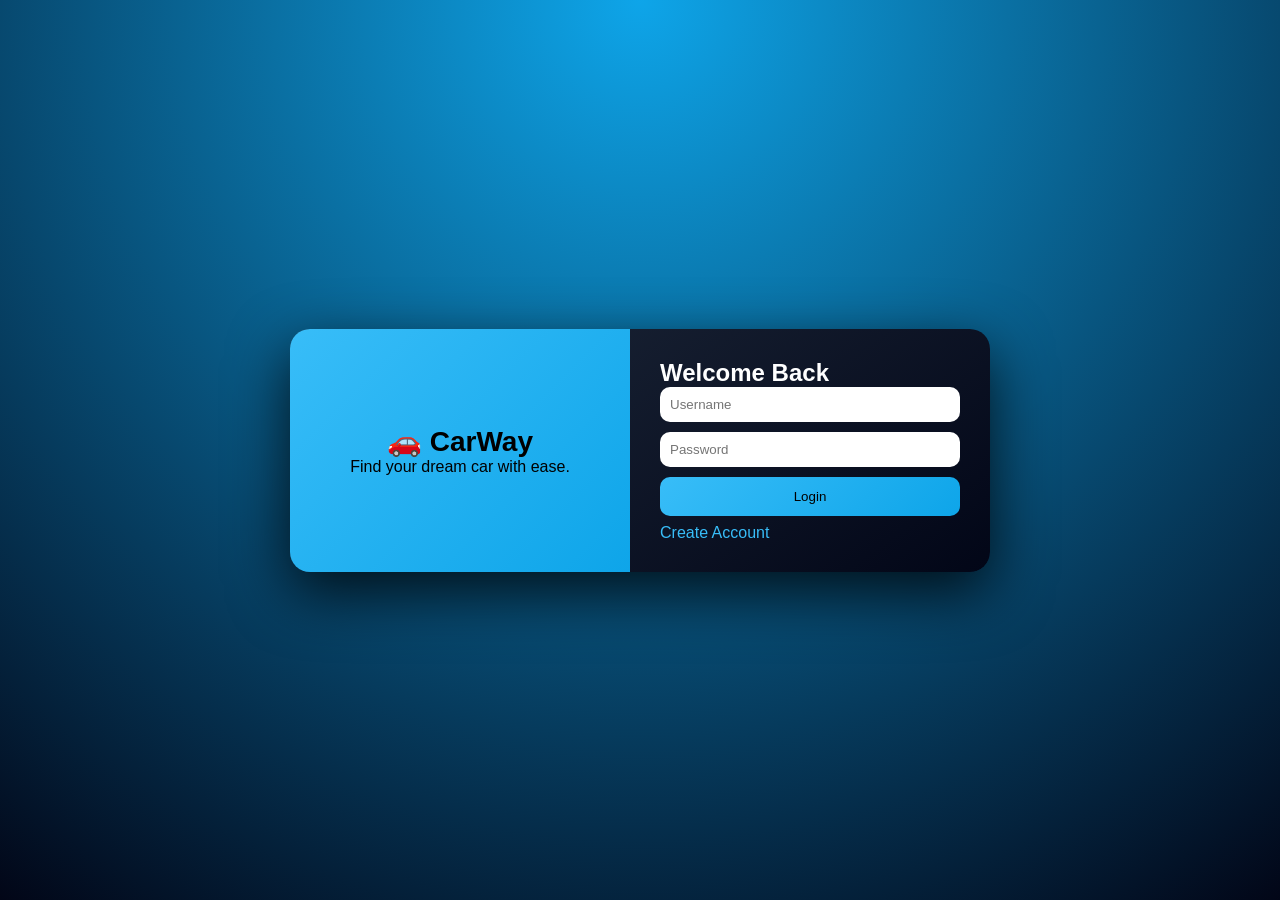
<file: CarDealershipWeb/index.html>
<!DOCTYPE html>
<html>
<head>
    <title>Login - CarWay</title>
    <link rel="stylesheet" href="style.css">
</head>
<body>

<div class="login-wrapper">

    <div class="login-card">

        <!-- LEFT (branding) -->
        <div class="login-left">
            <h1>🚗 CarWay</h1>
            <p>Find your dream car with ease.</p>
        </div>

        <!-- RIGHT (form) -->
        <div class="login-right">
            <h2>Welcome Back</h2>

            <!-- LOGIN -->
            <input id="username" placeholder="Username">
            <input type="password" id="password" placeholder="Password">
            <button onclick="login()">Login</button>

            <p style="margin-top:8px; cursor:pointer; color:#38bdf8;" onclick="toggleRegister()">Create Account</p>
            
            <!-- REGISTER (HIDDEN) -->
            <div id="registerSection" style="display:none; margin-top:15px;">

                <input id="regFullname" placeholder="Full Name">
                <input id="regEmail" placeholder="Email">

                <input id="regUsername" placeholder="Username">
                <input id="regPassword" type="password" placeholder="Password">

                <select id="regRole">
                    <option value="customer">Customer</option>
                    <option value="admin">Admin</option>
                </select>

                <button onclick="register()">Register</button>

            </div>

        </div>

    </div>

</div>

<script src="app.js"></script>
</body>
</html>
</file>
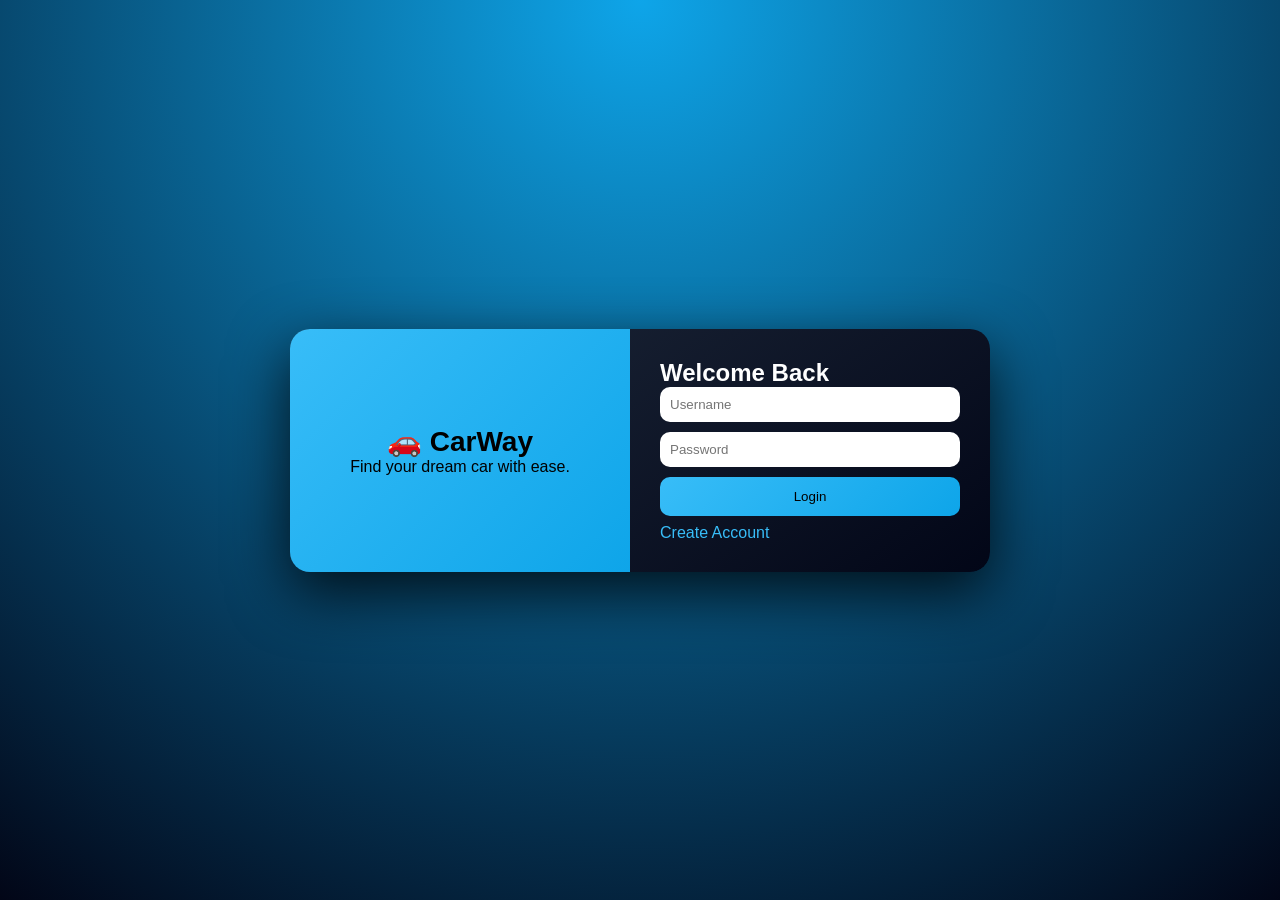
<file: CarDealershipWeb/admin-cars.html>
<!DOCTYPE html>
<html>
<head>
    <title>Cars</title>
    <link rel="stylesheet" href="style.css">
</head>
<body>

<div class="layout">

<aside class="sidebar">
    <div class="logo">🚗 CarWay</div>
    <nav>
       <a href="admin-dashboard.html">Dashboard</a>
       <a href="admin-cars.html">Cars</a>
       <a href="admin-inventory.html">Inventory</a>
       <a href="admin-sales.html">Sales</a>
       <a href="admin-sales-history.html">Sales History</a>
       <a href="index.html" onclick="logout()">Logout</a>
    </nav>
</aside>

<main class="main">

    <div class="topbar">
        <input placeholder="Search cars...">
    </div>

    <div class="card">
        <h2>Cars Inventory</h2>
        <button onclick="loadCars()">Load Cars</button>

        <table>
            <thead>
                <tr>
                    <th>ID</th><th>Brand</th><th>Model</th>
                    <th>Year</th><th>Price</th><th>Status</th><th>Action</th>
                </tr>
            </thead>
            <tbody id="carsTable"></tbody>
        </table>
    </div>

    <div class="card">
        <h3>Add / Update Car</h3>

        <div class="form-grid">
            <input id="id" readonly placeholder="ID">
            <input id="brand" placeholder="Brand">
            <input id="model" placeholder="Model">
            <input id="year" placeholder="Year">
            <input id="price" placeholder="Price">
            <input id="status" placeholder="Status">
        </div>

        <button onclick="addCar()">Add</button>
        <button onclick="updateCar()">Update</button>
    </div>

</main>
</div>

<script src="app.js"></script>
</body>
</html>
</file>
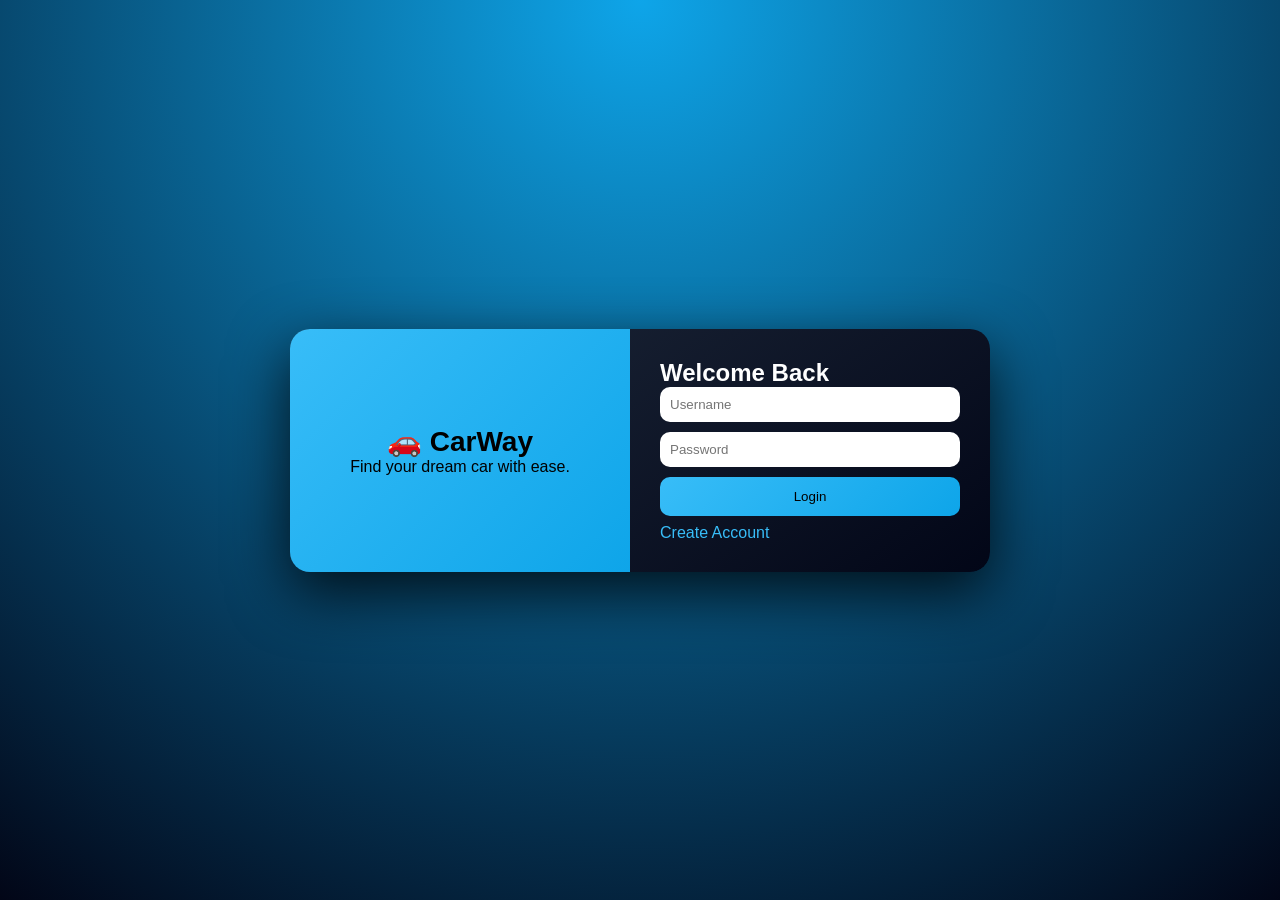
<file: CarDealershipWeb/admin-inventory.html>
<!DOCTYPE html>
<html>
<head>
    <title>Inventory</title>
    <link rel="stylesheet" href="style.css">
</head>
<body>

<div class="layout">

<aside class="sidebar">
    <div class="logo">🚗 CarWay</div>
    <!-- SAME NAV -->
    <nav>
        <a href="admin-dashboard.html">Dashboard</a>
        <a href="admin-cars.html">Cars</a>
        <a class="active" href="admin-inventory.html">Inventory</a>
        <a href="admin-sales.html">Sales</a>
        <a href="admin-sales-history.html">Sales History</a>
        <a href="index.html">Logout</a>
    </nav>
</aside>

<main class="main">

<div class="card">
    <h2>Inventory</h2>

    <table>
        <thead>
            <tr>
                <th>ID</th>
                <th>Brand</th>
                <th>Model</th>
                <th>Stock</th>
                <th>Action</th>
            </tr>
        </thead>
        <tbody id="inventoryTable"></tbody>
    </table>
</div>

</main>
</div>

<script src="app.js"></script>
<script>
    loadInventory();
</script>

</body>
</html>
</file>
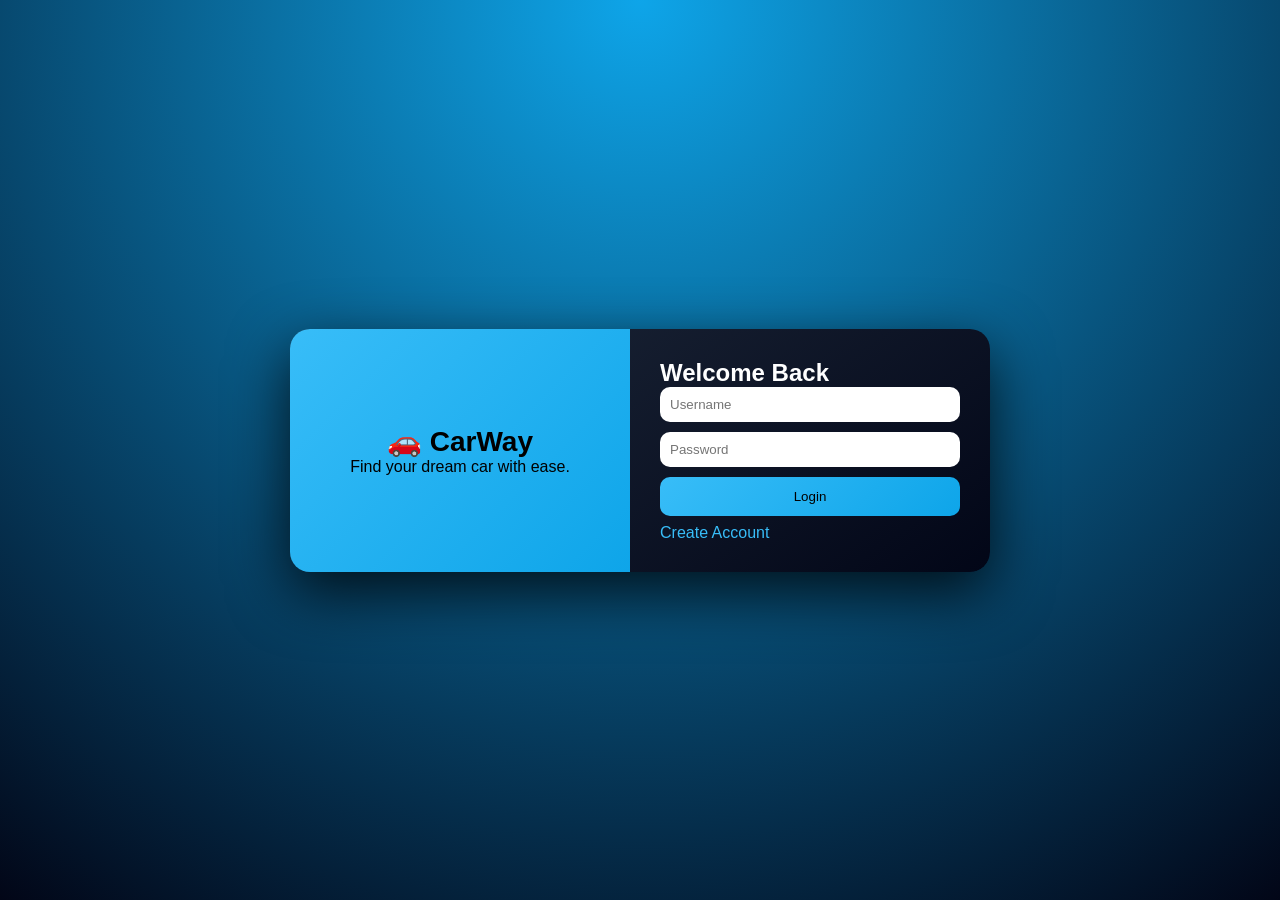
<file: CarDealershipWeb/admin-sales-history.html>
<!DOCTYPE html>
<html>
<head>
    <title>Sales History</title>
    <link rel="stylesheet" href="style.css">
</head>
<body>

<div class="layout">

<aside class="sidebar">
    <div class="logo">🚗 CarWay</div>

    <nav>
        <a href="admin-dashboard.html">Dashboard</a>
        <a href="admin-cars.html">Cars</a>
        <a href="admin-inventory.html">Inventory</a>
        <a href="admin-sales.html">Sales</a>
        <a class="active" href="admin-sales-history.html">Sales History</a>
        <a href="index.html">Logout</a>
    </nav>
</aside>

<main class="main">

<div class="card">
    <h2>Sales History</h2>

    <table>
        <thead>
            <tr>
                <th>ID</th>
                <th>Car ID</th>
                <th>Customer</th>
                <th>Date</th>
            </tr>
        </thead>
        <tbody id="salesTable"></tbody>
    </table>
</div>

</main>
</div>

<script src="app.js"></script>
<script>
    loadSales();
</script>

</body>
</html>
</file>
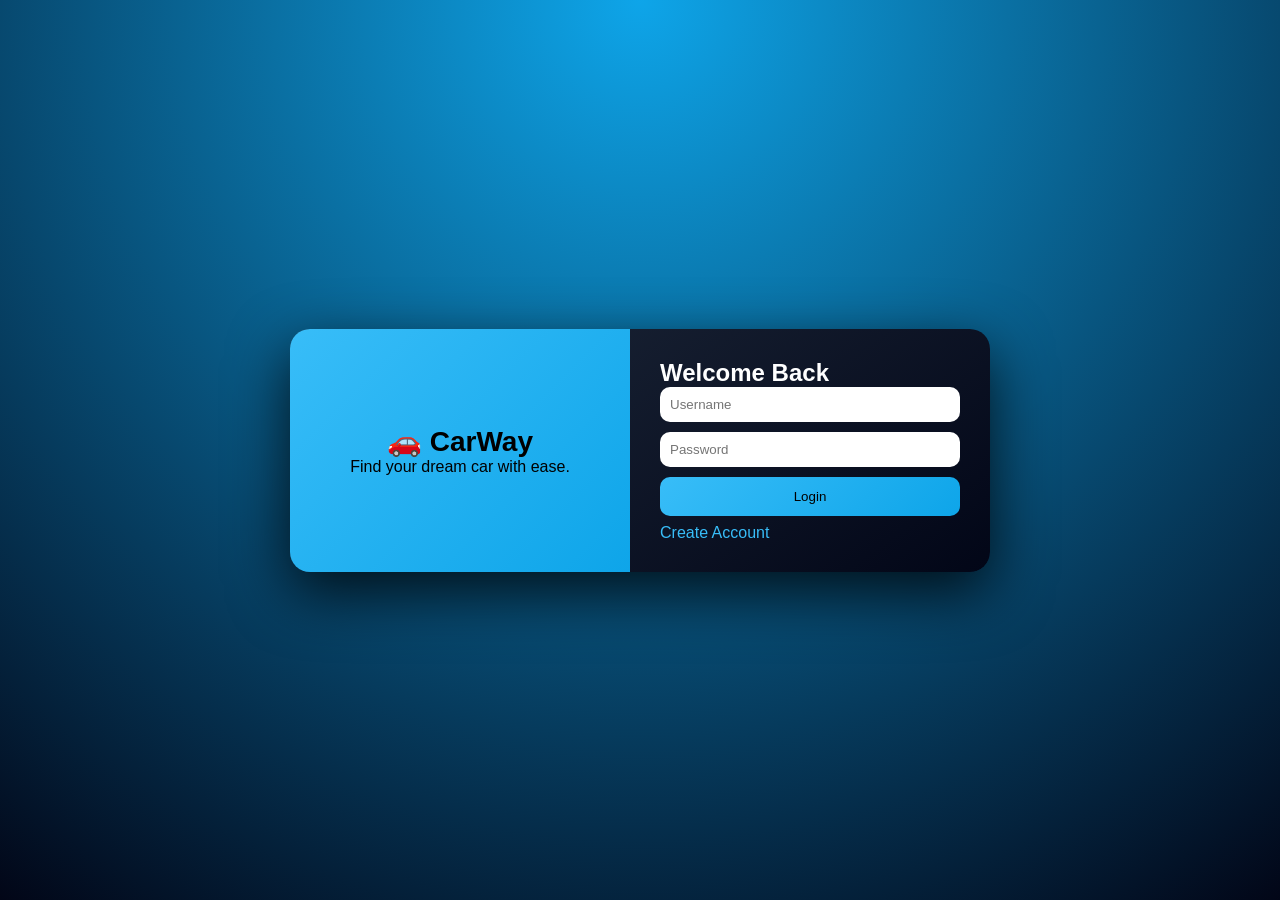
<file: CarDealershipWeb/admin-sales.html>
<!DOCTYPE html>
<html>
<head>
    <title>Sales</title>
    <link rel="stylesheet" href="style.css"> <!-- 🔥 IMPORTANT -->
</head>

<body>

<div class="layout">

    <aside class="sidebar">
        <div class="logo">🚗 CarWay</div>

        <nav>
            <a href="admin-dashboard.html">Dashboard</a>
            <a href="admin-cars.html">Cars</a>
            <a href="admin-inventory.html">Inventory</a>
            <a class="active" href="admin-sales.html">Sales</a>
            <a href="admin-sales-history.html">Sales History</a>
            <a href="index.html">Logout</a>
        </nav>
    </aside>

    <main class="main">

        <div class="topbar">
            <input placeholder="Search...">
        </div>

        <div class="card">
            <h2>Direct Sale (Walk-in)</h2>

            <div class="form-grid">
                <input id="carId" placeholder="Car ID">
                <input id="customer" placeholder="Customer Name">
            </div>

            <button class="btn" onclick="sellCar()">Sell</button>
        </div>

        <div class="card">
            <h2>Pending Orders</h2>

            <table>
                <thead>
                    <tr>
                        <th>ID</th>
                        <th>Car</th>
                        <th>Customer</th>
                        <th>Status</th>
                        <th>Action</th>
                    </tr>
                </thead>
                <tbody id="salesTable"></tbody>
            </table>
        </div>

    </main>

</div>

<script src="app.js"></script>
<script>
    
</script>

</body>
</html>
</file>
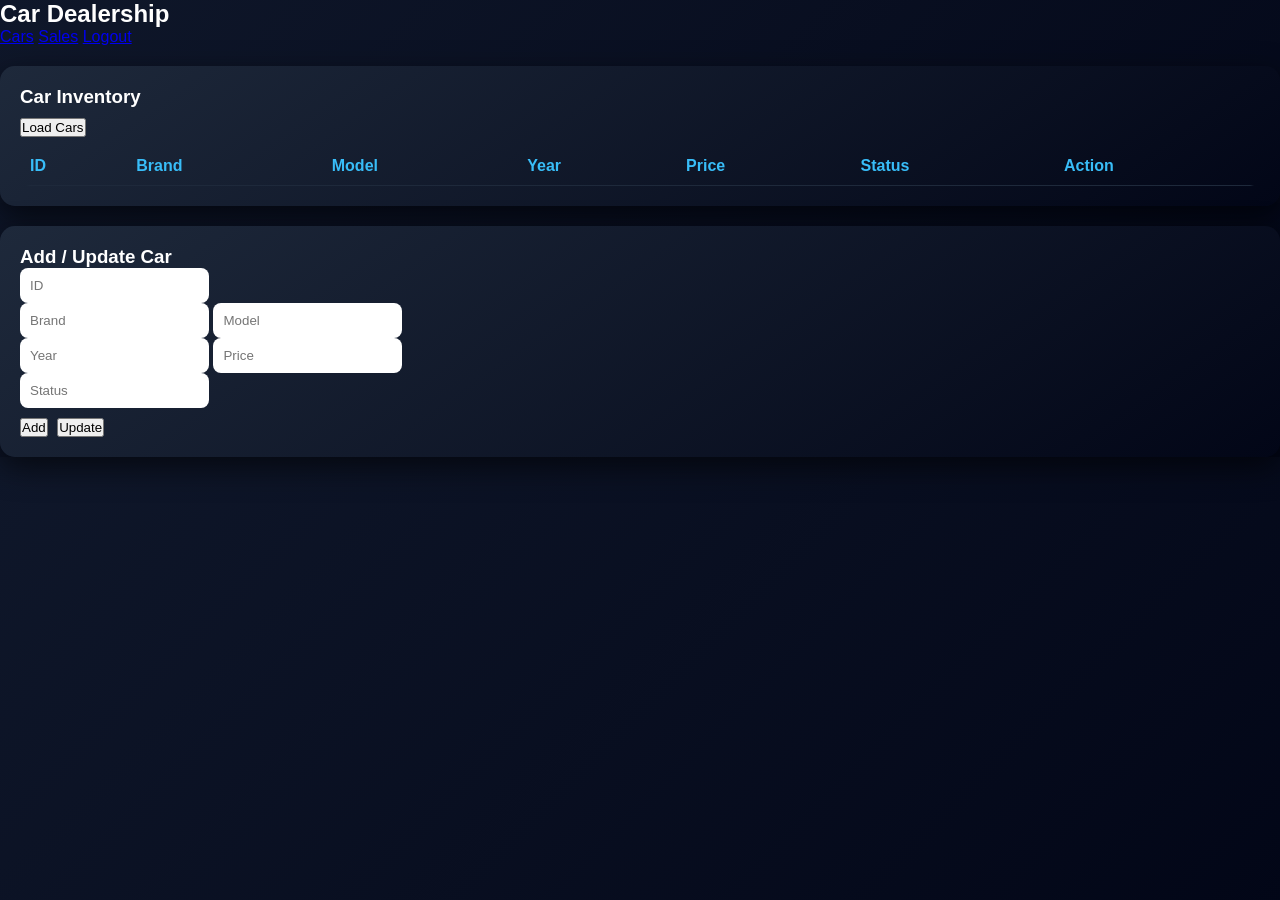
<file: CarDealershipWeb/cars.html>
<!DOCTYPE html>
<html>
<head>
    <title>Car Dealership</title>
    <link rel="stylesheet" href="style.css">
</head>
<body>

<div class="navbar">
    <h2> Car Dealership</h2>
    <div>
        <a href="cars.html">Cars</a>
        <a href="sales.html">Sales</a>
        <a href="index.html">Logout</a>
    </div>
</div>

<div class="container">

    <div class="card">
        <h3>Car Inventory</h3>
        <button onclick="loadCars()">Load Cars</button>

        <table>
            <thead>
                <tr>
                    <th>ID</th>
                    <th>Brand</th>
                    <th>Model</th>
                    <th>Year</th>
                    <th>Price</th>
                    <th>Status</th>
                    <th>Action</th>
                </tr>
            </thead>
            <tbody id="carsTable"></tbody>
        </table>
    </div>

    <div class="card">
        <h3>Add / Update Car</h3>

        <input id="id" placeholder="ID"><br>
        <input id="brand" placeholder="Brand">
        <input id="model" placeholder="Model"><br>
        <input id="year" placeholder="Year">
        <input id="price" placeholder="Price"><br>
        <input id="status" placeholder="Status"><br>

        <button onclick="addCar()">Add</button>
        <button onclick="updateCar()">Update</button>
    </div>

</div>

<script src="app.js"></script>
</body>
</html>
</file>
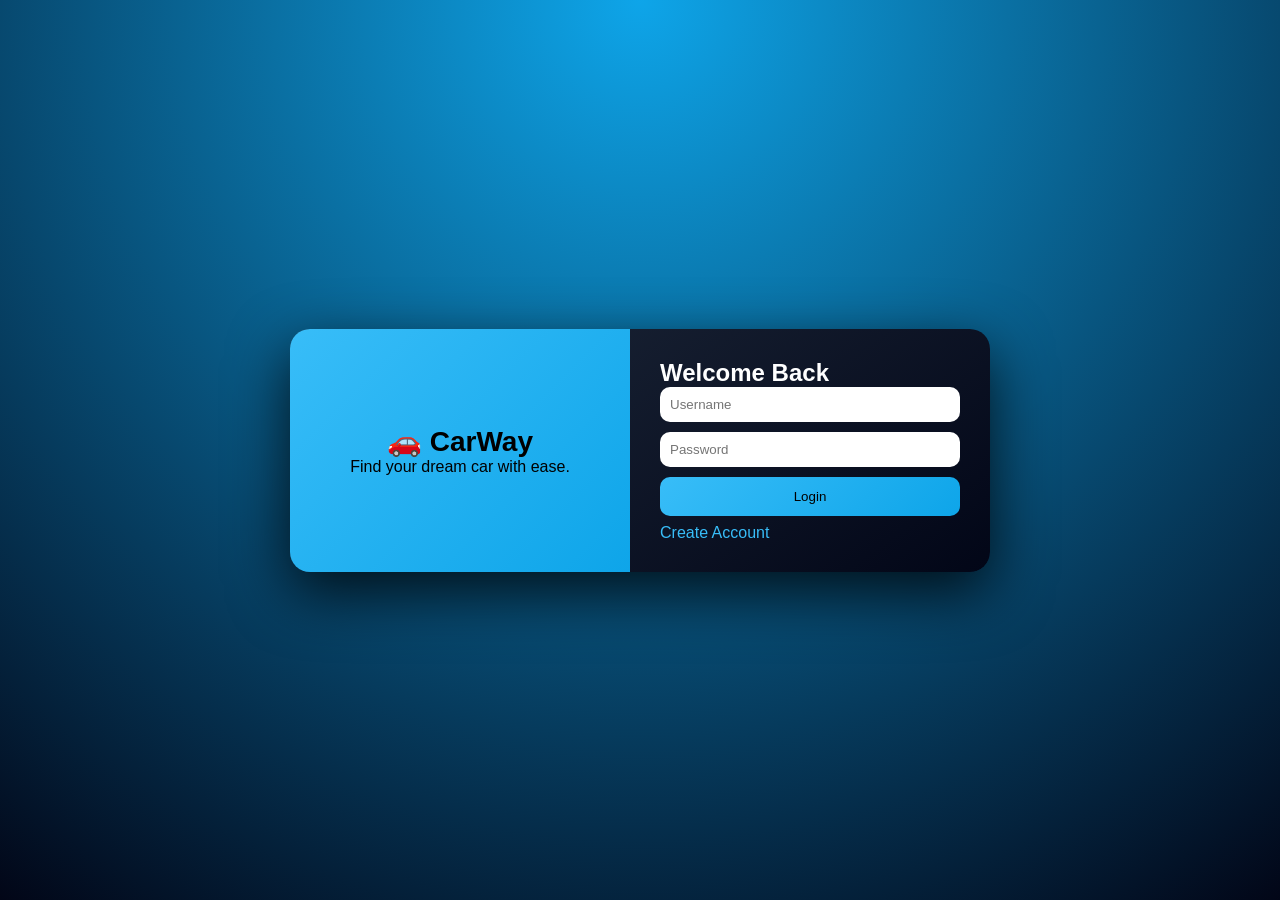
<file: CarDealershipWeb/customer-cars.html>
<!DOCTYPE html>
<html>
<head>
    <title>Browse Cars</title>
    <link rel="stylesheet" href="style.css">
</head>
<body>

<div class="layout">

<aside class="sidebar">
    <div class="logo">🚗 CarWay</div>
    <nav>
        <a href="customer-dashboard.html">Dashboard</a>
        <a class="active" href="customer-cars.html">Cars</a>
        <a href="index.html">Logout</a>
    </nav>
</aside>

<main class="main">

    <div class="card">
        <h2>Available Cars</h2>

        <!-- 🔥 OPTIONAL: pwede mo i-keep or alisin -->
        <button onclick="loadCustomerCars()">Load Cars</button>

        <table>
            <thead>
                <tr>
                    <th>Brand</th>
                    <th>Model</th>
                    <th>Year</th>
                    <th>Price</th>
                    <th>Status</th>
                    <th>Action</th>
                </tr>
            </thead>

            <!-- 🔥 IMPORTANT: ito ginagamit ng JS -->
            <tbody id="customerTable"></tbody>
        </table>
    </div>

</main>
</div>

<script src="app.js"></script>

<!-- 🔥 AUTO LOAD PARA DI MO NA PINIPINDOT -->
<script>
    loadCustomerCars();
</script>

</body>
</html>
</file>
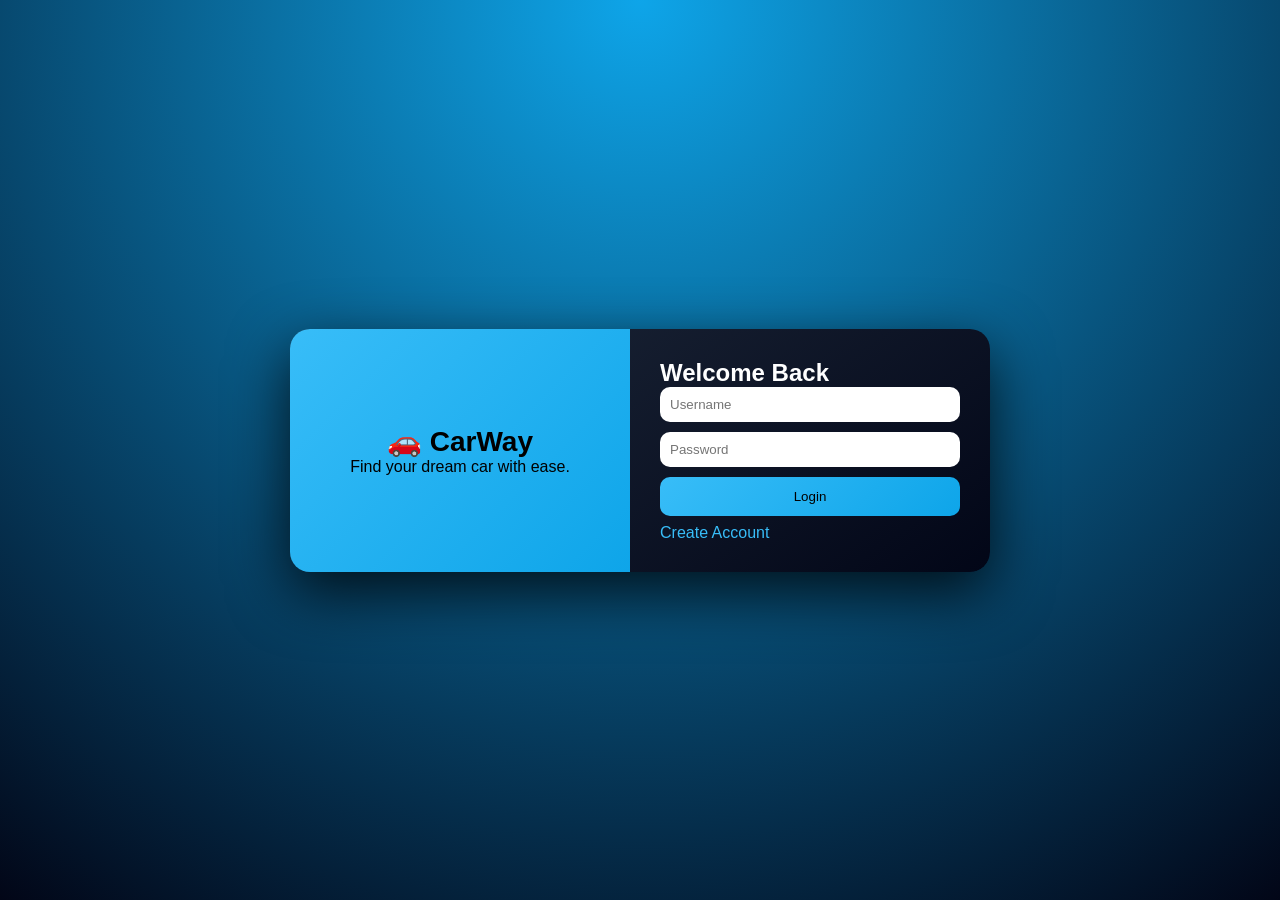
<file: CarDealershipWeb/customer-dashboard.html>
<!DOCTYPE html>
<html>
<head>
    <title>Customer Dashboard</title>
    <link rel="stylesheet" href="style.css">
</head>
<body>

<div class="layout">

    <!-- SIDEBAR -->
    <aside class="sidebar">
        <div class="logo">🚗 CarWay</div>
        <nav>
            <a class="active" href="customer-dashboard.html">Dashboard</a>
            <a href="customer-cars.html">Browse Cars</a>
            <a href="index.html">Logout</a>
        </nav>
    </aside>

    <!-- MAIN -->
    <main class="main">

        <!-- TOPBAR -->
        <div class="topbar">
            <input placeholder="Search cars...">
            <div class="user" id="userDisplay"></div>
        </div>

        <!-- STATS -->
        <div class="stats">
            <div class="card stat-card">
                🚗 Available Cars: <span id="availableCars">0</span>
            </div>
            <div class="card stat-card">
                💰 Sold Cars: <span id="soldCars">0</span>
            </div>
            <div class="card stat-card">
                📦 Total Cars: <span id="totalCars">0</span>
            </div>
        </div>

        <!-- WELCOME -->
        <div class="card">
            <h2>Welcome to CarWay</h2>
            <p>Browse cars and find your perfect ride.</p>
        </div>

    </main>
</div>

<script src="app.js"></script>
<script>
    loadDashboardStats(); // 🔥 stats

    // 🔥 show logged-in user
    const user = localStorage.getItem("username");
    if (user) {
        document.getElementById("userDisplay").innerText = "👤 " + user;
    }
</script>

</body>
</html>
</file>
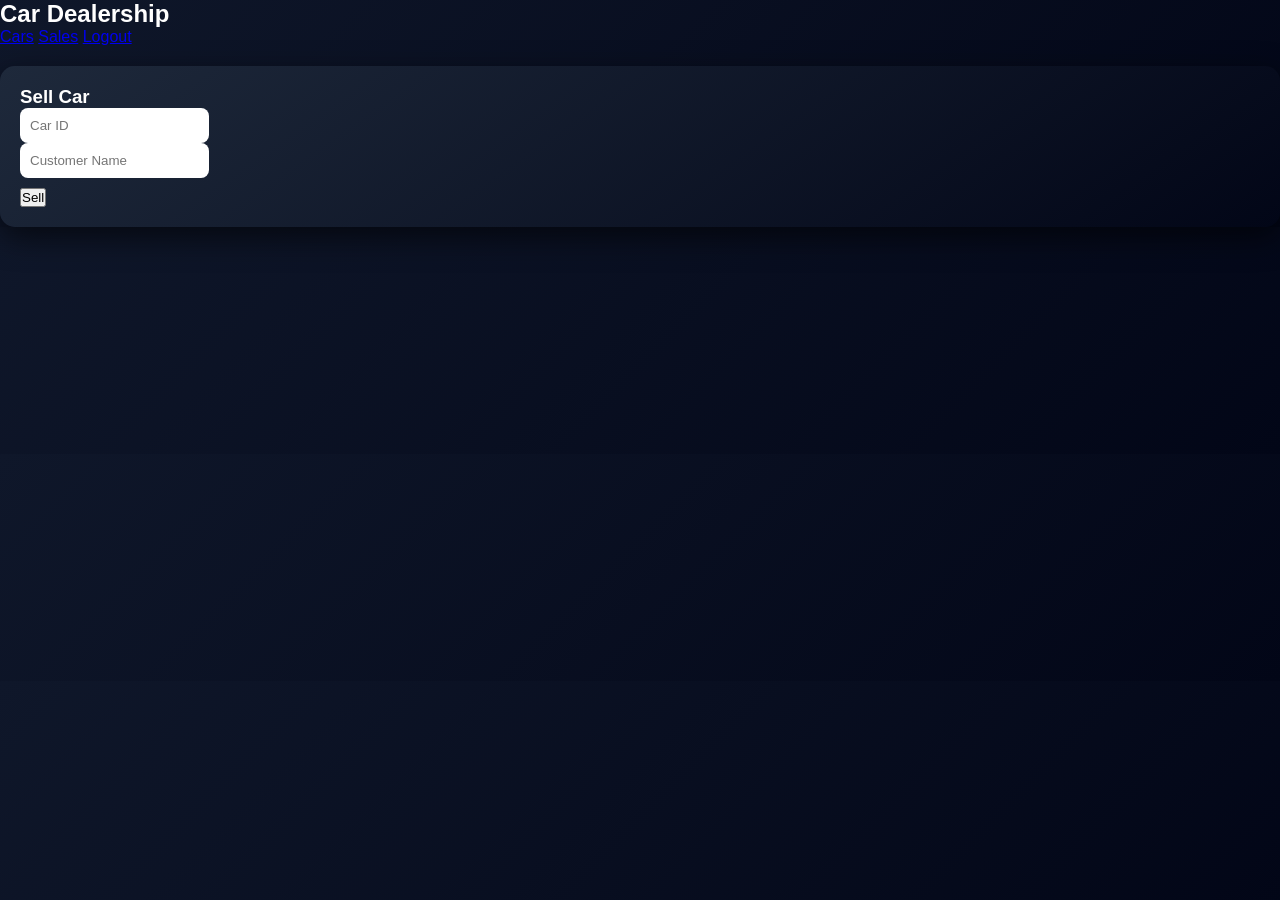
<file: CarDealershipWeb/sale.html>
<!DOCTYPE html>
<html>
<head>
    <title>Sales</title>
    <link rel="stylesheet" href="style.css">
</head>
<body>

<div class="navbar">
    <h2> Car Dealership</h2>
    <div>
        <a href="cars.html">Cars</a>
        <a href="sales.html">Sales</a>
        <a href="index.html">Logout</a>
    </div>
</div>

<div class="container">

    <div class="card">
        <h3>Sell Car</h3>

        <input id="carId" placeholder="Car ID"><br>
        <input id="customer" placeholder="Customer Name"><br>

        <button onclick="sellCar()">Sell</button>
    </div>

</div>

<script src="app.js"></script>
</body>
</html>
</file>
<file: CarDealershipWeb/style.css>
/* RESET */
* {
    margin: 0;
    padding: 0;
    box-sizing: border-box;
}

body {
    font-family: 'Segoe UI', sans-serif;
    background: linear-gradient(135deg, #0f172a, #020617);
    color: white;
}

/* LAYOUT */
.layout {
    display: flex;
    height: 100vh;
}

/* SIDEBAR */
.sidebar {
    width: 240px;
    background: linear-gradient(180deg, #020617, #0f172a);
    padding: 20px;
    box-shadow: 5px 0 25px rgba(0,0,0,0.6);
}

.logo {
    font-size: 22px;
    font-weight: bold;
    margin-bottom: 30px;
    color: #38bdf8;
}

.sidebar nav a {
    display: block;
    padding: 12px;
    margin: 8px 0;
    text-decoration: none;
    color: #cbd5f5;
    border-radius: 10px;
    transition: 0.3s;
}

/* HOVER EFFECT */
.sidebar nav a:hover {
    background: linear-gradient(135deg, #38bdf8, #0ea5e9);
    color: black;
    transform: translateX(8px);
}

/* ACTIVE */
.sidebar nav a.active {
    background: #38bdf8;
    color: black;
}

/* MAIN */
.main {
    flex: 1;
    padding: 25px;
}

/* TOPBAR */
.topbar {
    display: flex;
    justify-content: space-between;
    margin-bottom: 20px;
}

.topbar input {
    padding: 10px;
    border-radius: 10px;
    border: none;
    width: 250px;
}

.user {
    background: #1e293b;
    padding: 10px 15px;
    border-radius: 10px;
}

/* STATS */
.stats {
    display: flex;
    gap: 15px;
    margin-bottom: 20px;
}

/* CARD BASE */
.card {
    background: linear-gradient(145deg, #1e293b, #020617);
    padding: 20px;
    border-radius: 15px;
    box-shadow: 0 10px 30px rgba(0,0,0,0.6);
    transition: 0.3s;
}

/* 3D EFFECT */
.card:hover {
    transform: rotateX(5deg) rotateY(5deg) scale(1.03);
}

/* STAT CARD */
.stat-card {
    flex: 1;
    text-align: center;
    font-size: 18px;
}

/* FORM GRID */
.form-grid {
    display: grid;
    grid-template-columns: repeat(3, 1fr);
    gap: 10px;
    margin-bottom: 10px;
}

/* TABLE IMPROVEMENT */
table {
    margin-top: 15px;
    border-radius: 10px;
    overflow: hidden;
}

/* BUTTON SPACING */
.card button {
    margin-top: 10px;
    margin-right: 5px;
}

/* LOGIN WRAPPER */
.login-wrapper {
    height: 100vh;
    display: flex;
    justify-content: center;
    align-items: center;
    background: radial-gradient(circle at top, #0ea5e9, #020617);
}

/* LOGIN CARD */
.login-card {
    display: flex;
    width: 700px;
    height: auto;
    border-radius: 20px;
    overflow: hidden;
    background: linear-gradient(145deg, #1e293b, #020617);
    box-shadow: 0 20px 60px rgba(0,0,0,0.8);
    transition: 0.3s;
}

/* 3D EFFECT */
.login-card:hover {
    transform: scale(1.02) rotateX(3deg);
}

/* LEFT SIDE */
.login-left {
    flex: 1;
    background: linear-gradient(135deg, #38bdf8, #0ea5e9);
    display: flex;
    flex-direction: column;
    justify-content: center;
    align-items: center;
    color: black;
    padding: 20px;
}

.login-left h1 {
    font-size: 28px;
}

/* RIGHT SIDE */
.login-right {
    flex: 1;
    padding: 30px;
    display: flex;
    flex-direction: column;
    justify-content: center;
}

/* INPUT */
.login-right input {
    margin-bottom: 10px;
    padding: 10px;
    border-radius: 10px;
    border: none;
}

/* BUTTON */
.login-right button {
    padding: 12px;
    border-radius: 10px;
    border: none;
    background: linear-gradient(135deg, #38bdf8, #0ea5e9);
    color: black;
    cursor: pointer;
    transition: 0.3s;
}

.login-right button:hover {
    transform: scale(1.05);
}

/* LAYOUT */
.layout {
    display: flex;
    height: 100vh;
    background: #0f172a;
}

/* SIDEBAR */
.sidebar {
    width: 220px;
    background: #020617;
    padding: 20px;
    color: white;
}

.sidebar .logo {
    font-size: 22px;
    margin-bottom: 20px;
    font-weight: bold;
}

.sidebar a {
    display: block;
    padding: 10px;
    color: #cbd5f5;
    text-decoration: none;
    border-radius: 8px;
    margin-bottom: 5px;
}

.sidebar a:hover,
.sidebar .active {
    background: #38bdf8;
    color: black;
}

/* MAIN */
.main {
    flex: 1;
    padding: 20px;
}

/* TOPBAR */
.topbar input {
    width: 300px;
    padding: 10px;
    border-radius: 10px;
    border: none;
}

/* CARD */
.card {
    background: linear-gradient(145deg, #1e293b, #020617);
    padding: 20px;
    border-radius: 15px;
    margin-top: 20px;
    color: white;
}

/* FORM GRID */
.form-grid {
    display: grid;
    grid-template-columns: 1fr 1fr;
    gap: 10px;
    margin-bottom: 10px;
}

input {
    padding: 10px;
    border-radius: 8px;
    border: none;
}

/* BUTTON */
.btn {
    background: #38bdf8;
    border: none;
    padding: 10px 20px;
    border-radius: 10px;
    cursor: pointer;
}

/* TABLE */
table {
    width: 100%;
    margin-top: 10px;
    border-collapse: collapse;
}

th, td {
    padding: 10px;
    text-align: left;
}

th {
    color: #38bdf8;
}

tr {
    border-bottom: 1px solid #1e293b;
}

.charts {
    display: flex;
    justify-content: space-between; /* 🔥 important */
    gap: 30px;
    flex-wrap: wrap;
}

.chart-card {
    width: 600px;   /* 🔥 palakihin */
    height: 400px;  /* 🔥 palakihin */
}

.chart-card canvas {
    width: 100% !important;
    height: 320px !important;
}
</file>
